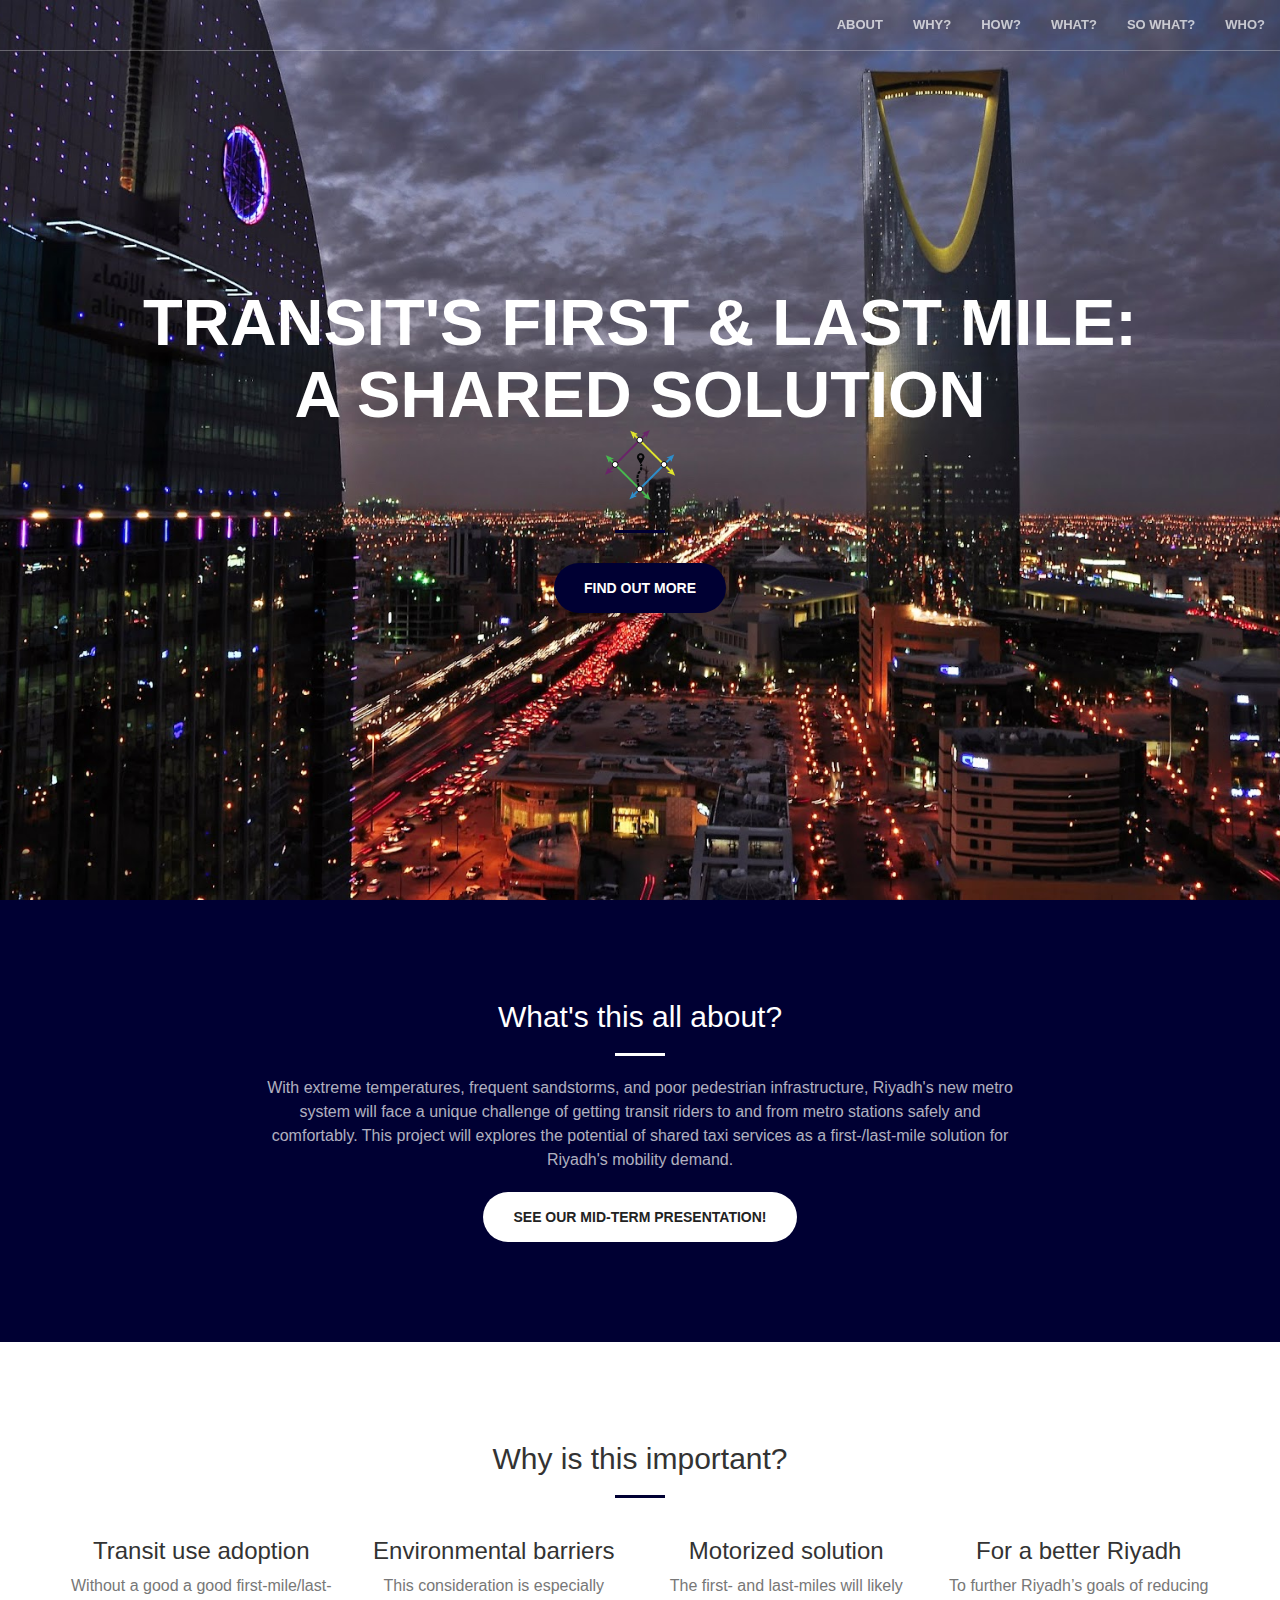
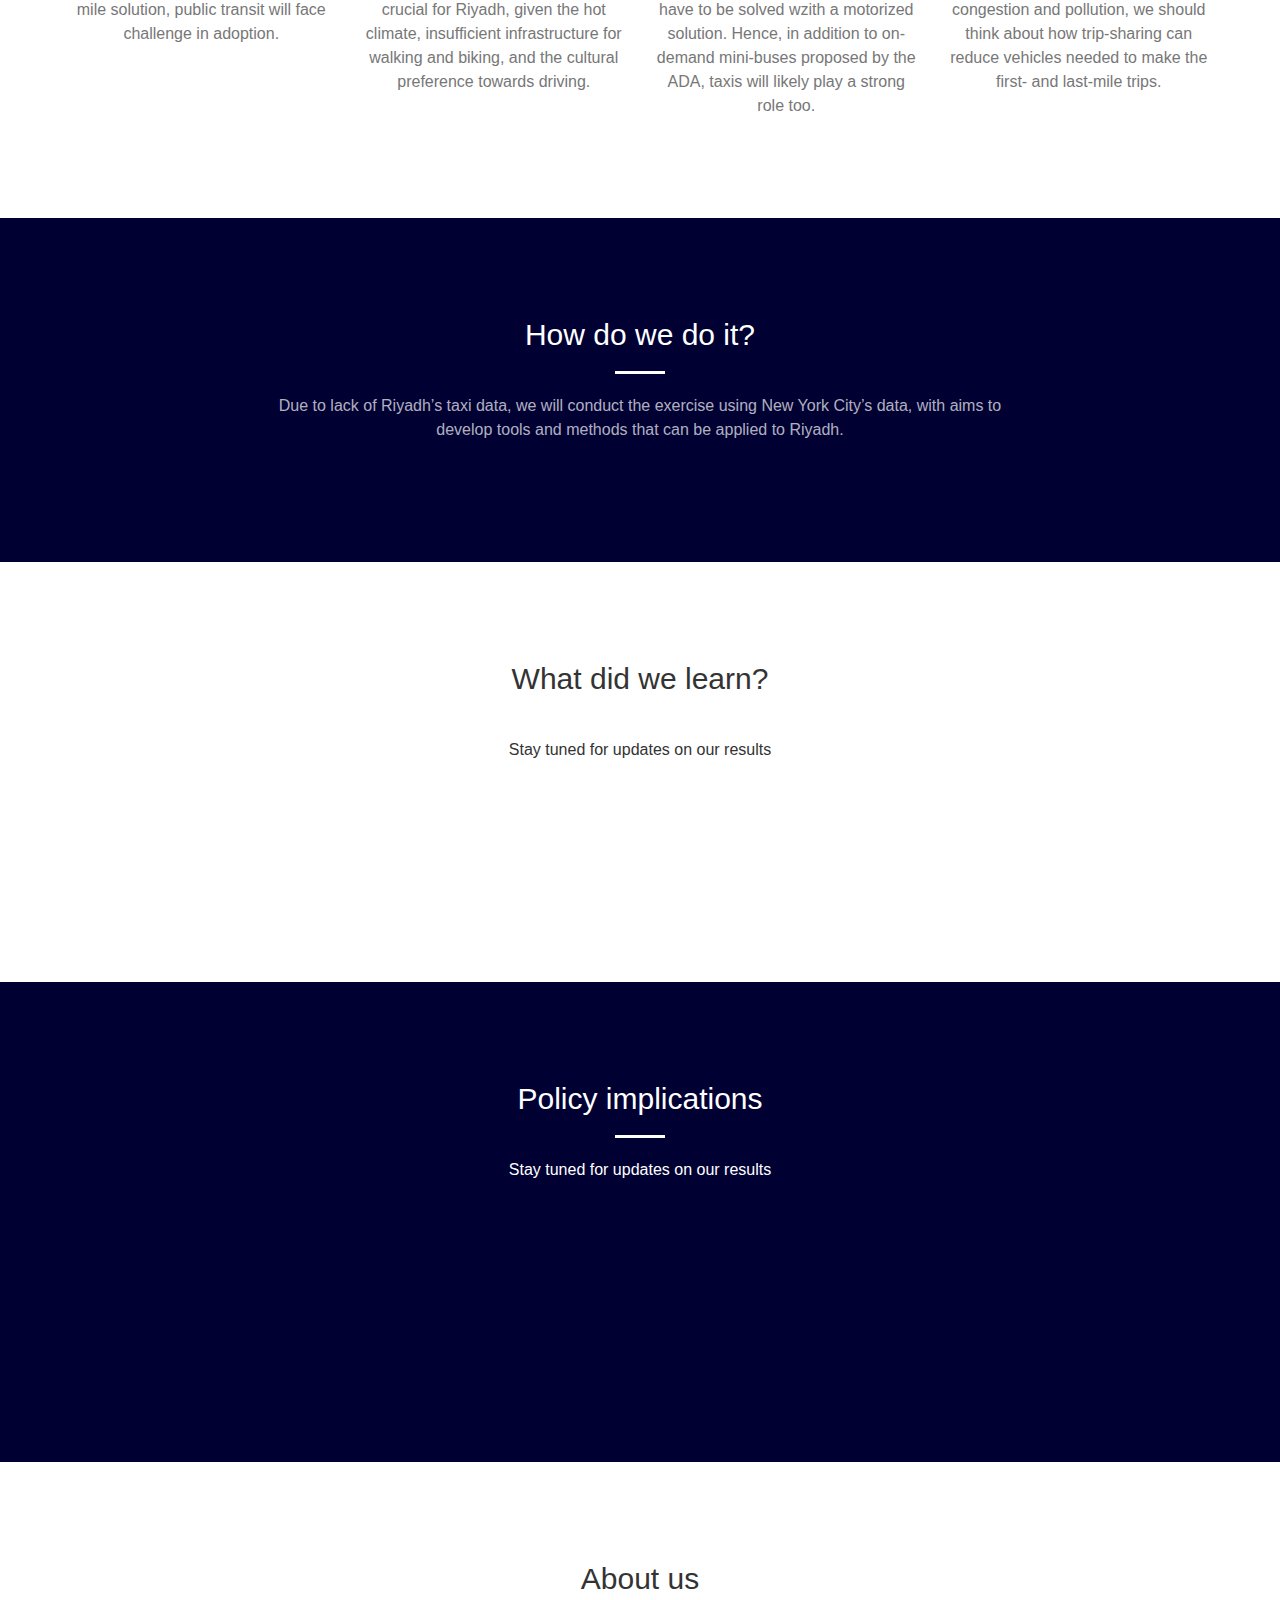
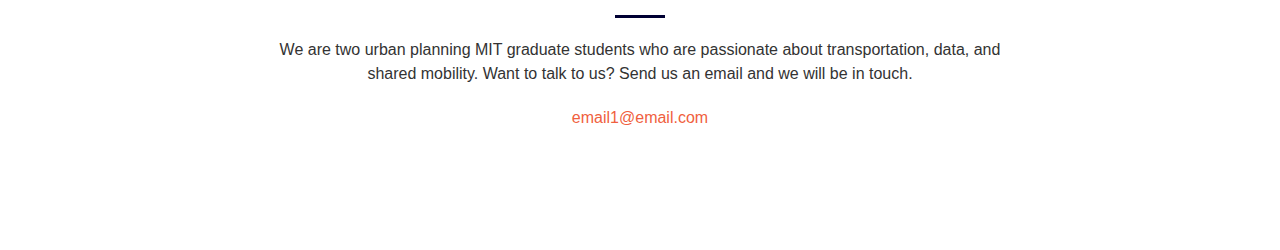
<file: project site/index.html>
<!DOCTYPE html>
<html lang="en">

<head>

    <meta charset="utf-8">
    <meta http-equiv="X-UA-Compatible" content="IE=edge">
    <meta name="viewport" content="width=device-width, initial-scale=1">
    <meta name="description" content="">
    <meta name="author" content="">

    <title>PROJECT NAME HERE</title>
    <link rel="shortcut icon" href="/favicon.ico">

    <!-- Bootstrap Core CSS -->
    <link rel="stylesheet" href="css/bootstrap.min.css" type="text/css">

    <!-- Custom Fonts 
    <link href='http://fonts.googleapis.com/css?family=Open+Sans:300italic,400italic,600italic,700italic,800italic,400,300,600,700,800' rel='stylesheet' type='text/css'>
    <link href='http://fonts.googleapis.com/css?family=Merriweather:400,300,300italic,400italic,700,700italic,900,900italic' rel='stylesheet' type='text/css'>
    <link rel="stylesheet" href="font-awesome/css/font-awesome.min.css" type="text/css">
    -->

    <!-- Plugin CSS -->
    <link rel="stylesheet" href="css/animate.min.css" type="text/css">

    <!-- Custom CSS -->
    <link rel="stylesheet" href="css/creative.css" type="text/css">

    <!-- HTML5 Shim and Respond.js IE8 support of HTML5 elements and media queries -->
    <!-- WARNING: Respond.js doesn't work if you view the page via file:// -->
    <!--[if lt IE 9]>
        <script src="https://oss.maxcdn.com/libs/html5shiv/3.7.0/html5shiv.js"></script>
        <script src="https://oss.maxcdn.com/libs/respond.js/1.4.2/respond.min.js"></script>
    <![endif]-->

</head>

<body id="page-top">

    <nav id="mainNav" class="navbar navbar-default navbar-fixed-top">
        <div class="container-fluid">
            <!-- Brand and toggle get grouped for better mobile display -->
            <div class="navbar-header">
                <button type="button" class="navbar-toggle collapsed" data-toggle="collapse" data-target="#bs-example-navbar-collapse-1">
                    <span class="sr-only">Toggle navigation</span>
                    <span class="icon-bar"></span>
                    <span class="icon-bar"></span>
                    <span class="icon-bar"></span>
                </button>

            </div>

            <!-- Collect the nav links, forms, and other content for toggling -->
            <div class="collapse navbar-collapse" id="bs-example-navbar-collapse-1">
                <ul class="nav navbar-nav navbar-right">
                    <li>
                        <a class="page-scroll" href="#about">About</a>
                    </li>
                    <li>
                        <a class="page-scroll" href="#why">Why?</a>
                    </li>
                    <li>
                        <a class="page-scroll" href="#method">How?</a>
                    </li>
                    <li>
                        <a class="page-scroll" href="#results">What?</a>
                    </li>
                    <li>
                        <a class="page-scroll" href="#policy">So what?</a>
                    </li>
                    <li>
                        <a class="page-scroll" href="#contact">Who?</a>
                    </li>
                </ul>
            </div>
            <!-- /.navbar-collapse -->
        </div>
        <!-- /.container-fluid -->
    </nav>

    <header>
        <div class="header-content">
            <div class="header-content-inner">
                <h1>Transit's First & Last Mile: a shared solution</h1>
                <img src="img/logo.png" style="width:70px;height:70px;">
                <hr>
                <a href="#about" class="btn btn-primary btn-xl page-scroll">Find Out More</a>
            </div>
        </div>
    </header>

    <section class="bg-primary" id="about">
        <div class="container">
            <div class="row">
                <div class="col-lg-8 col-lg-offset-2 text-center">
                    <h2 class="section-heading">What's this all about?</h2>
                    <hr class="light">
                    <p class="text-faded">With extreme temperatures, frequent sandstorms, and poor pedestrian infrastructure, Riyadh's new metro system will face a unique challenge of getting transit riders to and from metro stations safely and comfortably. This project will explores the potential of shared taxi services as a first-/last-mile solution for Riyadh's mobility demand.</p>
                    <a href=".\midterm_presentation.pptx" class="btn btn-default btn-xl">See our mid-term presentation!</a>
                </div>
            </div>
        </div>
    </section>

    <section id="why">
        <div class="container">
            <div class="row">
                <div class="col-lg-12 text-center">
                    <h2 class="section-heading">Why is this important?</h2>
                    <hr class="primary">
                </div>
            </div>
        </div>
        <div class="container">
            <div class="row">
                <div class="col-lg-3 col-md-6 text-center">
                    <div class="service-box">
                        <i class="fa fa-4x fa-diamond wow bounceIn text-primary"></i>
                        <h3>Transit use adoption</h3>
                        <p class="text-muted">Without a good a good first-mile/last-mile solution, public transit will face challenge in adoption.</p>
                    </div>
                </div>
                <div class="col-lg-3 col-md-6 text-center">
                    <div class="service-box">
                        <i class="fa fa-4x fa-paper-plane wow bounceIn text-primary" data-wow-delay=".1s"></i>
                        <h3>Environmental barriers</h3>
                        <p class="text-muted">This consideration is especially crucial for Riyadh, given the hot climate, insufficient infrastructure for walking and biking, and the cultural preference towards driving.</p>
                    </div>
                </div>
                <div class="col-lg-3 col-md-6 text-center">
                    <div class="service-box">
                        <i class="fa fa-4x fa-newspaper-o wow bounceIn text-primary" data-wow-delay=".2s"></i>
                        <h3>Motorized solution</h3>
                        <p class="text-muted">The first- and last-miles will likely have to be solved wzith a motorized solution. Hence, in addition to on-demand mini-buses proposed by the ADA, taxis will likely play a strong role too.</p>
                    </div>
                </div>
                <div class="col-lg-3 col-md-6 text-center">
                    <div class="service-box">
                        <i class="fa fa-4x fa-heart wow bounceIn text-primary" data-wow-delay=".3s"></i>
                        <h3>For a better Riyadh</h3>
                        <p class="text-muted">To further Riyadh’s goals of reducing congestion and pollution, we should think about how trip-sharing can reduce vehicles needed to make the first- and last-mile trips.</p>
                    </div>
                </div>
            </div>
        </div>
    </section>

    <section class="bg-primary" id="method">
        <div class="container">
            <div class="row">
                <div class="col-lg-8 col-lg-offset-2 text-center">
                    <h2 class="section-heading">How do we do it?</h2>
                    <hr class="light">
                    <p class="text-faded">Due to lack of Riyadh’s taxi data, we will conduct the exercise using New York City’s data, with aims to develop tools and methods that can be applied to Riyadh. </p>
                </div>
            </div>
        </div>
    </section>

    <section id="results">
        <div class="container">
            <div class="row">
                <div class="col-lg-8 col-lg-offset-2 text-center">
                    <h2 class="section-heading">What did we learn?</h2>
                    <hr class="light">
                    <p>Stay tuned for updates on our results</p>
                    <br><br><br><br><br>
                </div>
            </div>
        </div>
    </section>

    <section class="bg-primary" id="policy">
        <div class="container">
            <div class="row">
                <div class="col-lg-8 col-lg-offset-2 text-center">
                    <h2 class="section-heading">Policy implications</h2>
                    <hr class="light">
                    <p>Stay tuned for updates on our results</p>
                    <br><br><br><br><br><br><br><br>
            </div>
        </div>
    </section>

    <section id="contact">
        <div class="container">
            <div class="row">
                <div class="col-lg-8 col-lg-offset-2 text-center">
                    <h2 class="section-heading">About us</h2>
                    <hr class="primary">
                    <p>We are two urban planning MIT graduate students who are passionate about transportation, data, and shared mobility. Want to talk to us? Send us an email and we will be in touch.</p>
                     <p><a href="mailto:email1@email.com">email1@email.com</a></p>
                </div>
            </div>
        </div>
    </section>

    <!-- jQuery -->
    <script src="js/jquery.js"></script>

    <!-- Bootstrap Core JavaScript -->
    <script src="js/bootstrap.min.js"></script>

    <!-- Plugin JavaScript -->
    <script src="js/jquery.easing.min.js"></script>
    <script src="js/jquery.fittext.js"></script>
    <script src="js/wow.min.js"></script>

    <!-- Custom Theme JavaScript -->
    <script src="js/creative.js"></script>

</body>

</html>
</file>
<file: project site/css/creative.css>
/*!
 * Start Bootstrap - Creative Bootstrap Theme (http://startbootstrap.com)
 * Code licensed under the Apache License v2.0.
 * For details, see http://www.apache.org/licenses/LICENSE-2.0.
 */

html,
body {
    width: 100%;
    height: 100%;
}

body {
    font-family: Merriweather,'Helvetica Neue',Arial,sans-serif;
}

hr {
    max-width: 50px;
    border-color: #000033;
    border-width: 3px;
}

hr.light {
    border-color: #fff;
}

a {
    color: #f05f40;
    -webkit-transition: all .35s;
    -moz-transition: all .35s;
    transition: all .35s;
}

a:hover,
a:focus {
    color: #eb3812;
}

h1,
h2,
h3,
h4,
h5,
h6 {
    font-family: 'Open Sans','Helvetica Neue',Arial,sans-serif;
}

p {
    margin-bottom: 20px;
    font-size: 16px;
    line-height: 1.5;
}

.bg-primary {
    background-color: #000033;
}

.bg-dark {
    color: #fff;
    background-color: #222;
}

.text-faded {
    color: rgba(255,255,255,.7);
}

section {
    padding: 100px 0;
}

aside {
    padding: 50px 0;
}

.no-padding {
    padding: 0;
}

.navbar-default {
    border-color: rgba(34,34,34,.05);
    font-family: 'Open Sans','Helvetica Neue',Arial,sans-serif;
    background-color: #fff;
    -webkit-transition: all .35s;
    -moz-transition: all .35s;
    transition: all .35s;
}

.navbar-default .navbar-header .navbar-brand {
    text-transform: uppercase;
    font-family: 'Open Sans','Helvetica Neue',Arial,sans-serif;
    font-weight: 700;
    color: #f05f40;
}

.navbar-default .navbar-header .navbar-brand:hover,
.navbar-default .navbar-header .navbar-brand:focus {
    color: #eb3812;
}

.navbar-default .nav > li>a,
.navbar-default .nav>li>a:focus {
    text-transform: uppercase;
    font-size: 13px;
    font-weight: 700;
    color: #222;
}

.navbar-default .nav > li>a:hover,
.navbar-default .nav>li>a:focus:hover {
    color: #f05f40;
}

.navbar-default .nav > li.active>a,
.navbar-default .nav>li.active>a:focus {
    color: #f05f40!important;
    background-color: transparent;
}

.navbar-default .nav > li.active>a:hover,
.navbar-default .nav>li.active>a:focus:hover {
    background-color: transparent;
}

@media(min-width:768px) {
    .navbar-default {
        border-color: rgba(255,255,255,.3);
        background-color: transparent;
    }

    .navbar-default .navbar-header .navbar-brand {
        color: rgba(255,255,255,.7);
    }

    .navbar-default .navbar-header .navbar-brand:hover,
    .navbar-default .navbar-header .navbar-brand:focus {
        color: #fff;
    }

    .navbar-default .nav > li>a,
    .navbar-default .nav>li>a:focus {
        color: rgba(255,255,255,.7);
    }

    .navbar-default .nav > li>a:hover,
    .navbar-default .nav>li>a:focus:hover {
        color: #fff;
    }

    .navbar-default.affix {
        border-color: rgba(34,34,34,.05);
        background-color: #fff;
    }

    .navbar-default.affix .navbar-header .navbar-brand {
        font-size: 14px;
        color: #f05f40;
    }

    .navbar-default.affix .navbar-header .navbar-brand:hover,
    .navbar-default.affix .navbar-header .navbar-brand:focus {
        color: #eb3812;
    }

    .navbar-default.affix .nav > li>a,
    .navbar-default.affix .nav>li>a:focus {
        color: #222;
    }

    .navbar-default.affix .nav > li>a:hover,
    .navbar-default.affix .nav>li>a:focus:hover {
        color: #f05f40;
    }
}

header {
    position: relative;
    width: 100%;
    min-height: auto;
    text-align: center;
    color: #fff;
    background-image: url(../img/header.jpg);
    background-position: center;
    -webkit-background-size: cover;
    -moz-background-size: cover;
    background-size: cover;
    -o-background-size: cover;
}

header .header-content {
    position: relative;
    width: 100%;
    padding: 100px 15px;
    text-align: center;
}

header .header-content .header-content-inner h1 {
    margin-top: 0;
    margin-bottom: 0;
    text-transform: uppercase;
    font-weight: 700;
}

header .header-content .header-content-inner hr {
    margin: 30px auto;
}

header .header-content .header-content-inner p {
    margin-bottom: 50px;
    font-size: 16px;
    font-weight: 300;
    color: rgba(255,255,255,.7);
}

@media(min-width:768px) {
    header {
        min-height: 100%;
    }

    header .header-content {
        position: absolute;
        top: 50%;
        padding: 0 50px;
        -webkit-transform: translateY(-50%);
        -ms-transform: translateY(-50%);
        transform: translateY(-50%);
    }

    header .header-content .header-content-inner {
        margin-right: auto;
        margin-left: auto;
        max-width: 1000px;
    }

    header .header-content .header-content-inner p {
        margin-right: auto;
        margin-left: auto;
        max-width: 80%;
        font-size: 18px;
    }
}

.section-heading {
    margin-top: 0;
}

.service-box {
    margin: 50px auto 0;
    max-width: 400px;
}

@media(min-width:992px) {
    .service-box {
        margin: 20px auto 0;
    }
}

.service-box p {
    margin-bottom: 0;
}

.portfolio-box {
    display: block;
    position: relative;
    margin: 0 auto;
    max-width: 650px;
}

.portfolio-box .portfolio-box-caption {
    display: block;
    position: absolute;
    bottom: 0;
    width: 100%;
    height: 100%;
    text-align: center;
    color: #fff;
    opacity: 0;
    background: rgba(240,95,64,.9);
    -webkit-transition: all .35s;
    -moz-transition: all .35s;
    transition: all .35s;
}

.portfolio-box .portfolio-box-caption .portfolio-box-caption-content {
    position: absolute;
    top: 50%;
    width: 100%;
    text-align: center;
    transform: translateY(-50%);
}

.portfolio-box .portfolio-box-caption .portfolio-box-caption-content .project-category,
.portfolio-box .portfolio-box-caption .portfolio-box-caption-content .project-name {
    padding: 0 15px;
    font-family: 'Open Sans','Helvetica Neue',Arial,sans-serif;
}

.portfolio-box .portfolio-box-caption .portfolio-box-caption-content .project-category {
    text-transform: uppercase;
    font-size: 14px;
    font-weight: 600;
}

.portfolio-box .portfolio-box-caption .portfolio-box-caption-content .project-name {
    font-size: 18px;
}

.portfolio-box:hover .portfolio-box-caption {
    opacity: 1;
}

@media(min-width:768px) {
    .portfolio-box .portfolio-box-caption .portfolio-box-caption-content .project-category {
        font-size: 16px;
    }

    .portfolio-box .portfolio-box-caption .portfolio-box-caption-content .project-name {
        font-size: 22px;
    }
}

.call-to-action h2 {
    margin: 0 auto 20px;
}

.text-primary {
    color: #f05f40;
}

.no-gutter > [class*=col-] {
    padding-right: 0;
    padding-left: 0;
}

.btn-default {
    border-color: #fff;
    color: #222;
    background-color: #fff;
    -webkit-transition: all .35s;
    -moz-transition: all .35s;
    transition: all .35s;
}

.btn-default:hover,
.btn-default:focus,
.btn-default.focus,
.btn-default:active,
.btn-default.active,
.open > .dropdown-toggle.btn-default {
    border-color: #ededed;
    color: #222;
    background-color: #f2f2f2;
}

.btn-default:active,
.btn-default.active,
.open > .dropdown-toggle.btn-default {
    background-image: none;
}

.btn-default.disabled,
.btn-default[disabled],
fieldset[disabled] .btn-default,
.btn-default.disabled:hover,
.btn-default[disabled]:hover,
fieldset[disabled] .btn-default:hover,
.btn-default.disabled:focus,
.btn-default[disabled]:focus,
fieldset[disabled] .btn-default:focus,
.btn-default.disabled.focus,
.btn-default[disabled].focus,
fieldset[disabled] .btn-default.focus,
.btn-default.disabled:active,
.btn-default[disabled]:active,
fieldset[disabled] .btn-default:active,
.btn-default.disabled.active,
.btn-default[disabled].active,
fieldset[disabled] .btn-default.active {
    border-color: #fff;
    background-color: #fff;
}

.btn-default .badge {
    color: #fff;
    background-color: #222;
}

.btn-primary {
    border-color: #000033;
    color: #fff;
    background-color: #000033;
    -webkit-transition: all .35s;
    -moz-transition: all .35s;
    transition: all .35s;
}

.btn-primary:hover,
.btn-primary:focus,
.btn-primary.focus,
.btn-primary:active,
.btn-primary.active,
.open > .dropdown-toggle.btn-primary {
    border-color: #ed431f;
    color: #fff;
    background-color: #ee4b28;
}

.btn-primary:active,
.btn-primary.active,
.open > .dropdown-toggle.btn-primary {
    background-image: none;
}

.btn-primary.disabled,
.btn-primary[disabled],
fieldset[disabled] .btn-primary,
.btn-primary.disabled:hover,
.btn-primary[disabled]:hover,
fieldset[disabled] .btn-primary:hover,
.btn-primary.disabled:focus,
.btn-primary[disabled]:focus,
fieldset[disabled] .btn-primary:focus,
.btn-primary.disabled.focus,
.btn-primary[disabled].focus,
fieldset[disabled] .btn-primary.focus,
.btn-primary.disabled:active,
.btn-primary[disabled]:active,
fieldset[disabled] .btn-primary:active,
.btn-primary.disabled.active,
.btn-primary[disabled].active,
fieldset[disabled] .btn-primary.active {
    border-color: #f05f40;
    background-color: #f05f40;
}

.btn-primary .badge {
    color: #f05f40;
    background-color: #fff;
}

.btn {
    border: 0;
    border-radius: 300px;
    text-transform: uppercase;
    font-family: 'Open Sans','Helvetica Neue',Arial,sans-serif;
    font-weight: 700;
}

.btn-xl {
    padding: 15px 30px;
}

::-moz-selection {
    text-shadow: none;
    color: #fff;
    background: #222;
}

::selection {
    text-shadow: none;
    color: #fff;
    background: #222;
}

img::selection {
    color: #fff;
    background: 0 0;
}

img::-moz-selection {
    color: #fff;
    background: 0 0;
}

body {
    webkit-tap-highlight-color: #222;
}
</file>
